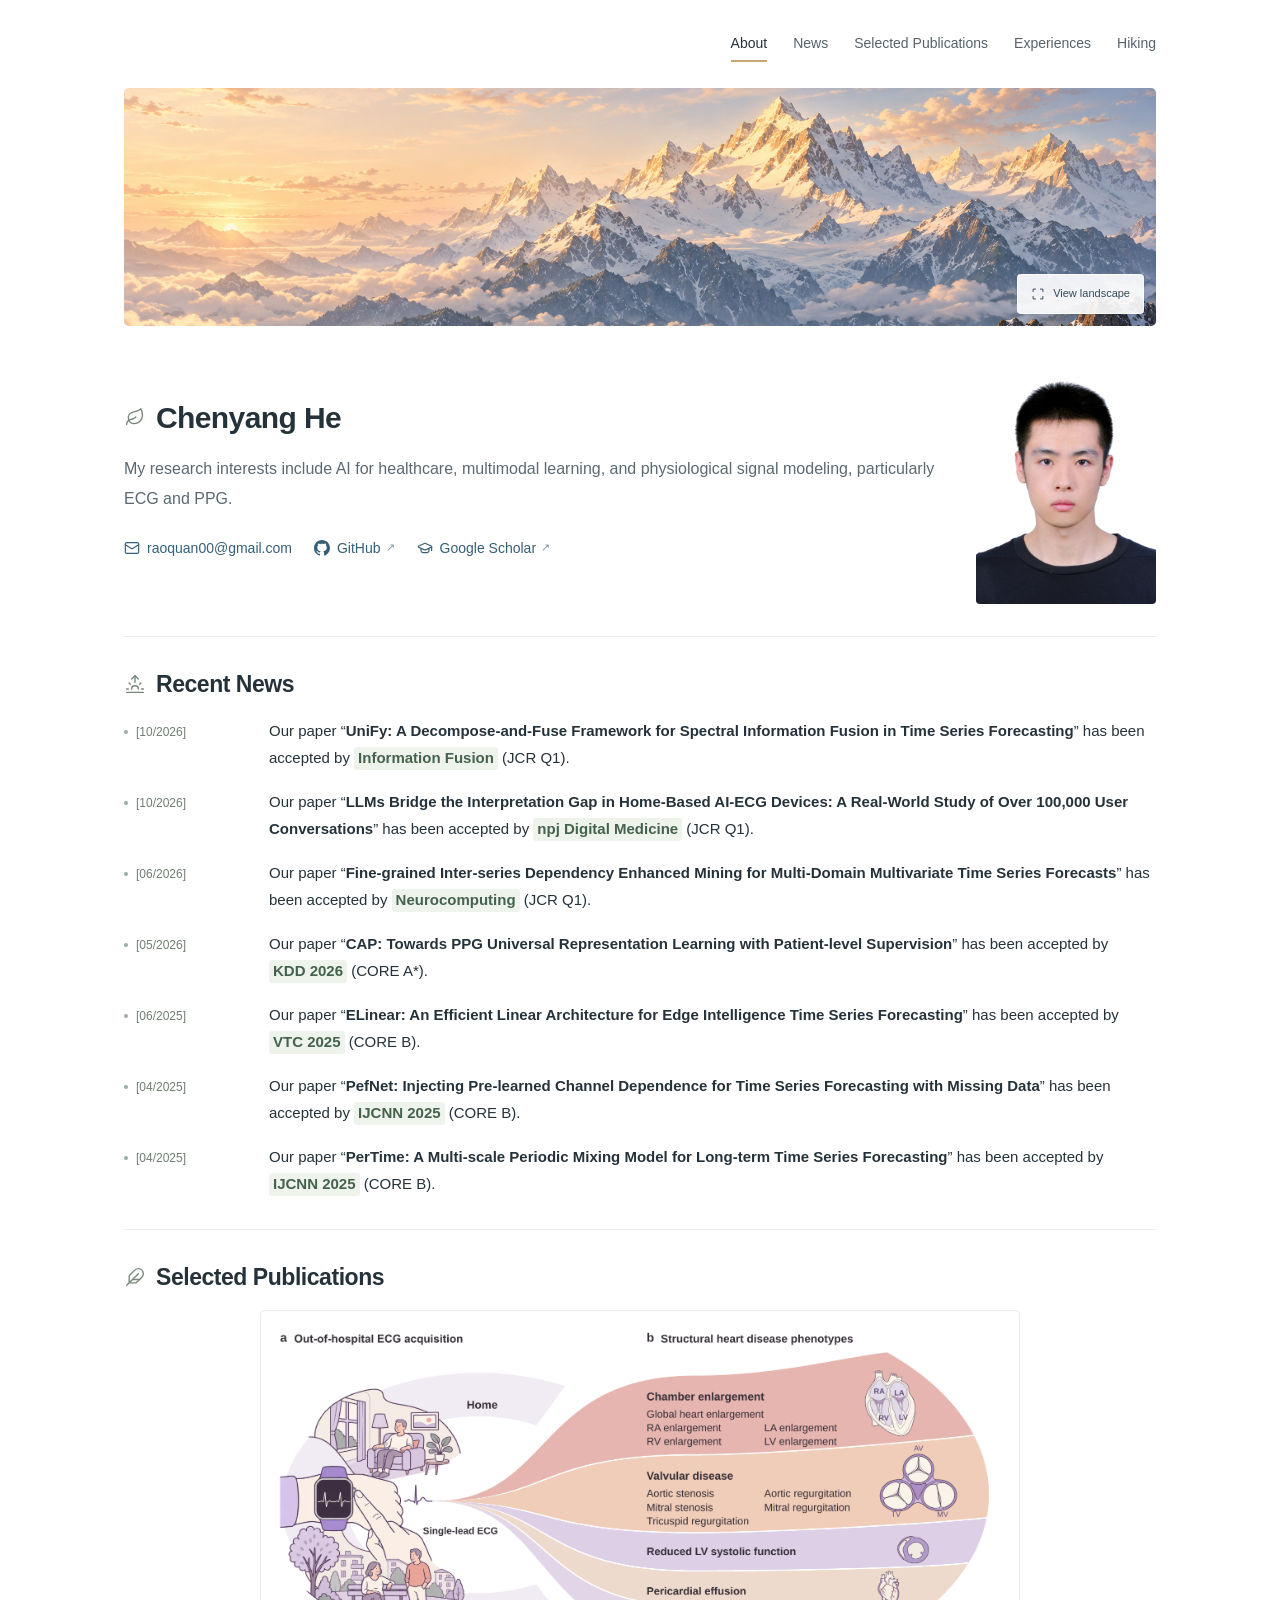
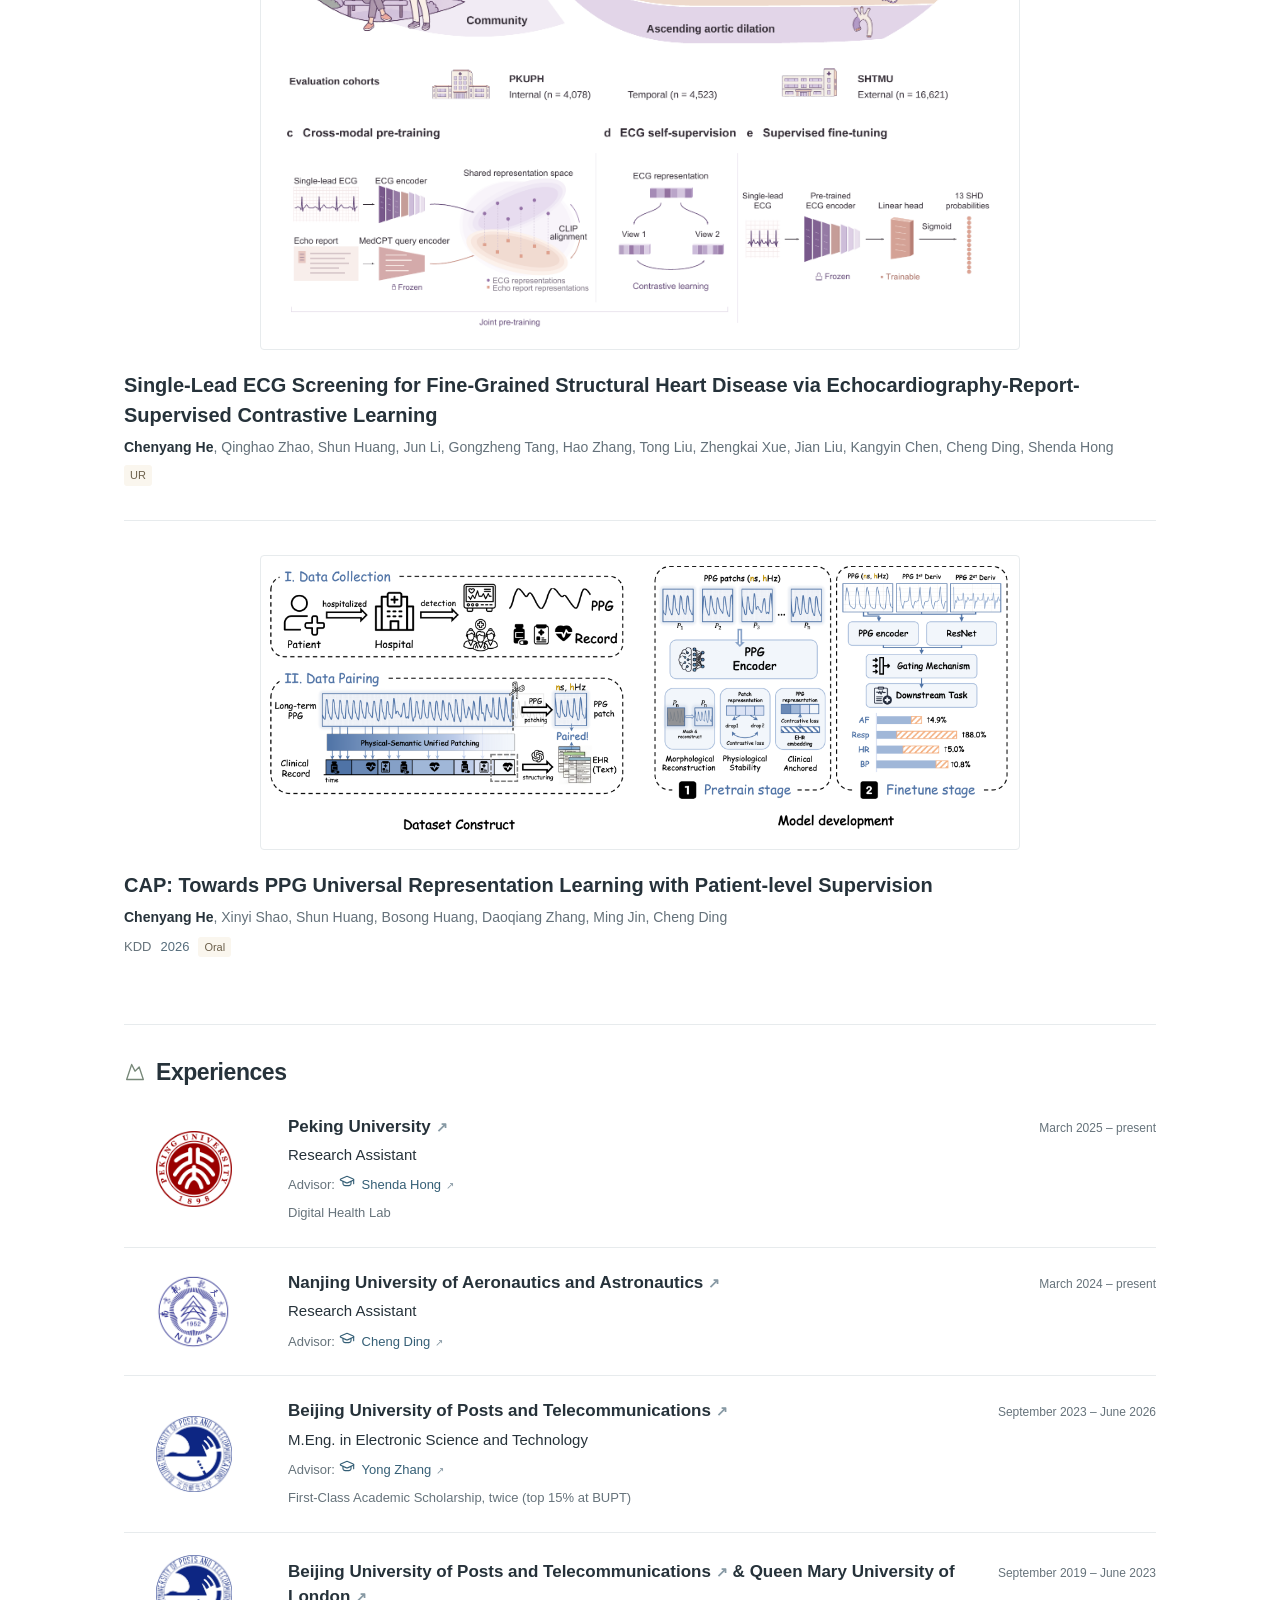
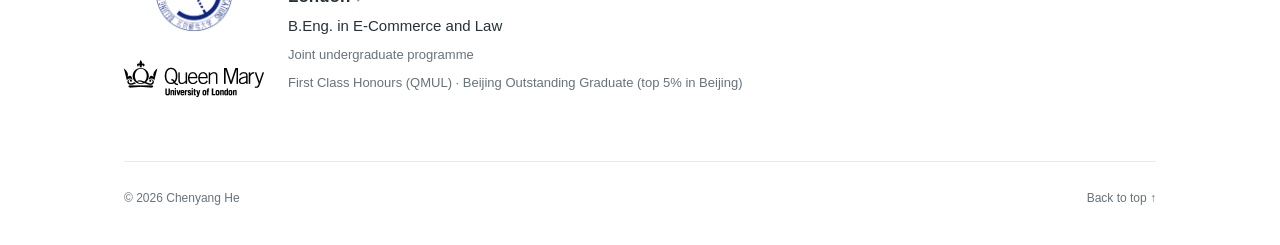
<file: index.html>
<!doctype html>
<html lang="en">
<head>
  <meta charset="utf-8">
  <meta name="viewport" content="width=device-width, initial-scale=1">
  <meta name="description" content="Chenyang He. Research interests: AI for healthcare, multimodal learning, and ECG/PPG modeling.">
  <meta name="theme-color" content="#ffffff">
  <title>Chenyang He · Academic Homepage</title>
  <link rel="icon" href="data:image/svg+xml,%3Csvg xmlns='http://www.w3.org/2000/svg' viewBox='0 0 64 64'%3E%3Crect width='64' height='64' rx='14' fill='%23354b57'/%3E%3Ctext x='32' y='43' font-family='serif' font-size='37' text-anchor='middle' fill='white'%3EH%3C/text%3E%3C/svg%3E">
  <link rel="stylesheet" href="styles.css">
  <script src="profile.js" defer></script>
  <script src="site.js" defer></script>
  <script src="visitors.js" defer></script>
</head>
<body id="top">
  <a class="skip-link" href="#main">Skip to content</a>
  <header class="topbar">
    <nav aria-label="Main navigation"><a href="#about">About</a><a href="#news">News</a><a href="#publications">Selected Publications</a><a href="#experiences">Experiences</a><a href="hiking.html">Hiking</a></nav>
  </header>
  <figure class="mountain-banner">
    <div class="banner-frame">
      <img id="hero-image" src="assets/alpenglow-anime.png" alt="An anime-style illustration of golden sunrise on snow-covered mountain peaks." fetchpriority="high" width="1774" height="887">
      <button id="landscape-open" class="landscape-open" type="button" aria-haspopup="dialog" hidden><svg viewBox="0 0 20 20" width="14" height="14" fill="none" stroke="currentColor" stroke-width="1.4" aria-hidden="true"><path d="M7 3H3v4m10-4h4v4M3 13v4h4m10-4v4h-4"/></svg><span>View landscape</span></button>
    </div>
    <figcaption hidden><svg class="caption-icon" viewBox="0 0 24 24" width="15" height="15" aria-hidden="true" focusable="false"><use href="assets/icons.svg#sunrise"/></svg><span id="hero-caption"></span></figcaption>
  </figure>
  <dialog id="landscape-dialog" aria-labelledby="landscape-title">
    <div class="landscape-toolbar"><h2 id="landscape-title">Landscape</h2><form method="dialog"><button class="landscape-close" aria-label="Close landscape" autofocus>Close <span aria-hidden="true">×</span></button></form></div>
    <img id="landscape-image" alt="">
    <p id="landscape-caption" hidden></p>
  </dialog>
  <dialog id="figure-dialog" aria-labelledby="figure-title" aria-describedby="figure-caption">
    <div class="landscape-toolbar"><h2 id="figure-title">Paper figure</h2><form method="dialog"><button class="landscape-close" aria-label="Close figure" autofocus>Close <span aria-hidden="true">×</span></button></form></div>
    <img id="figure-image" alt="">
    <p id="figure-caption"></p>
  </dialog>
  <div class="content-layout">
    <main id="main">
      <section id="about" class="about-section" aria-labelledby="about-title">
        <div class="about-layout">
          <div class="about-copy">
            <h1 id="about-title"><span class="section-icon" aria-hidden="true"><svg viewBox="0 0 24 24" width="20" height="20" focusable="false"><use href="assets/icons.svg#leaf"/></svg></span><span id="about-name">Chenyang He</span></h1>
            <div id="bio" class="bio"><p>My research interests include AI for healthcare, multimodal learning, and physiological signal modeling, particularly ECG and PPG.</p></div>
            <div class="about-contacts" aria-label="Contact and academic links">
              <div id="profile-links" class="profile-links"></div>
              <a id="cv-link" class="cv-link" hidden><svg class="inline-icon" viewBox="0 0 24 24" width="16" height="16" aria-hidden="true" focusable="false"><use href="assets/icons.svg#file-text"/></svg>Curriculum vitae</a>
            </div>
          </div>
          <div id="about-portrait" class="about-portrait" hidden><img id="portrait-image" width="480" height="640" alt="Portrait of Chenyang He" decoding="async"></div>
        </div>
      </section>
      <section id="news" class="content-section" aria-labelledby="news-title">
        <h2 id="news-title"><span class="section-icon" aria-hidden="true"><svg viewBox="0 0 24 24" width="20" height="20" focusable="false"><use href="assets/icons.svg#sunrise"/></svg></span>Recent News</h2>
        <ul id="news-list" class="news-list"></ul>
        <p id="news-empty" class="placeholder-text" hidden>Updates to be added.</p>
      </section>
      <section id="publications" class="content-section" aria-labelledby="publications-title">
        <h2 id="publications-title"><span class="section-icon" aria-hidden="true"><svg viewBox="0 0 24 24" width="20" height="20" focusable="false"><use href="assets/icons.svg#feather"/></svg></span>Selected Publications</h2>
        <div id="publication-list"><p class="placeholder-text">Selected publications to be added.</p></div>
      </section>
      <section id="experiences" class="content-section experiences-section" aria-labelledby="experiences-title">
        <h2 id="experiences-title"><span class="section-icon" aria-hidden="true"><svg viewBox="0 0 24 24" width="20" height="20" focusable="false"><use href="assets/icons.svg#mountain"/></svg></span>Experiences</h2>
        <div id="experience-list"></div>
      </section>
      <section id="visitors" class="visitors-section" aria-labelledby="visitors-title" hidden>
        <div class="visitors-heading">
          <div>
            <h2 id="visitors-title"><span class="section-icon" aria-hidden="true"><svg viewBox="0 0 24 24" width="20" height="20" fill="none" stroke="currentColor" stroke-width="1.4" stroke-linecap="round" stroke-linejoin="round"><circle cx="12" cy="12" r="9"/><ellipse cx="12" cy="12" rx="4" ry="9"/><path d="M3 12h18M5 6.5c4 2 10 2 14 0M5 17.5c4-2 10-2 14 0"/></svg></span>Visitors</h2>
            <p class="visitors-intro">A small window to the world.</p>
          </div>
          <span id="visitors-preview-label" class="visitors-preview-label">Local preview</span>
        </div>
        <div class="visitors-panel">
          <div id="visitors-placeholder" class="visitors-placeholder">
            <div class="visitors-summary">
              <p class="visitors-map-label">Around the world</p>
              <dl class="visitors-counts" aria-label="Visitor statistics are not connected">
                <div><dt>Page views</dt><dd aria-label="Not available">—</dd></div>
                <div><dt>Countries / regions</dt><dd aria-label="Not available">—</dd></div>
              </dl>
            </div>
            <img class="visitors-base-map" src="assets/visitor-world.svg" alt="World map. Visitor locations will appear when statistics are connected." width="900" height="400" loading="lazy" decoding="async">
          </div>
          <a id="visitors-live-link" class="visitors-live-link" target="_blank" rel="noopener noreferrer" aria-label="Open detailed visitor statistics" hidden></a>
          <div class="visitors-caption">
            <span class="visitors-map-key"><span aria-hidden="true"></span>Country / region distribution</span>
            <a id="visitors-details" target="_blank" rel="noopener noreferrer" hidden>View statistics <span aria-hidden="true">↗</span></a>
            <span id="visitors-status">Statistics not connected</span>
          </div>
        </div>
        <p id="visitors-note" class="visitors-note">Preview only · No visits are recorded locally.</p>
      </section>
    </main>
  </div>
  <footer><span>© <span id="year">2026</span> <span id="footer-name">Chenyang He</span></span><a href="#top">Back to top ↑</a></footer>
  <noscript><p class="noscript">Please enable JavaScript to view the latest profile, news, and publications.</p></noscript>
</body>
</html>
</file>
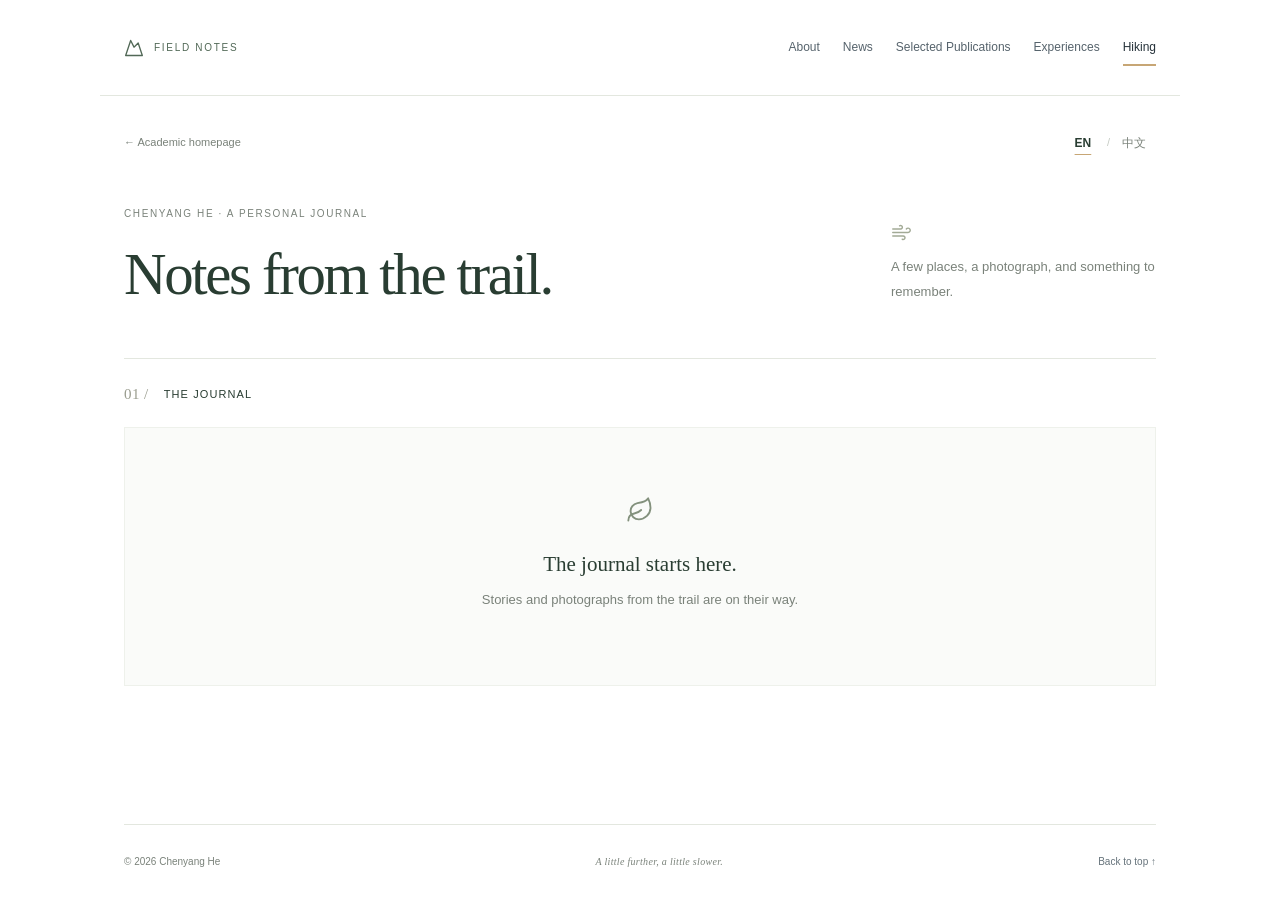
<file: hiking.html>
<!doctype html>
<html lang="en">
<head>
  <meta charset="utf-8">
  <meta name="viewport" content="width=device-width, initial-scale=1">
  <meta name="description" content="Chenyang He's hiking journal. Routes, photographs, and notes from the trail. 何晨阳的徒步记录。">
  <meta name="theme-color" content="#ffffff">
  <title>Hiking · Chenyang He</title>
  <link rel="icon" href="data:image/svg+xml,%3Csvg xmlns='http://www.w3.org/2000/svg' viewBox='0 0 64 64'%3E%3Crect width='64' height='64' rx='14' fill='%23354b57'/%3E%3Ctext x='32' y='43' font-family='serif' font-size='37' text-anchor='middle' fill='white'%3EH%3C/text%3E%3C/svg%3E">
  <link rel="stylesheet" href="styles.css">
  <link rel="stylesheet" href="hiking.css">
  <script src="hiking-data.js" defer></script>
  <script src="hiking-sample.js" defer></script>
  <script src="hiking.js" defer></script>
</head>
<body id="top" class="hiking-page">
  <a class="skip-link" href="#main" data-i18n="skip">Skip to content</a>
  <header class="topbar">
    <a class="journal-wordmark" href="hiking.html"><svg viewBox="0 0 24 24" width="20" height="20" aria-hidden="true"><use href="assets/icons.svg#mountain"/></svg><span>FIELD NOTES</span></a>
    <nav aria-label="Main navigation"><a href="index.html#about" data-i18n="about">About</a><a href="index.html#news" data-i18n="news">News</a><a href="index.html#publications" data-i18n="publications">Selected Publications</a><a href="index.html#experiences" data-i18n="experiences">Experiences</a><a href="hiking.html" aria-current="page" data-i18n="hiking">Hiking</a></nav>
  </header>
  <main id="main" class="hiking-main">
    <div class="journal-toolbar">
      <a class="journal-home" href="index.html" data-i18n="back">← Academic homepage</a>
      <div class="language-switch" role="group" aria-label="Language / 语言" hidden>
        <button type="button" data-language="en" lang="en" aria-pressed="true">EN</button>
        <span aria-hidden="true">/</span>
        <button type="button" data-language="zh" lang="zh-CN" aria-pressed="false">中文</button>
      </div>
    </div>
    <header class="journal-intro">
      <div class="journal-heading">
        <p class="journal-eyebrow" data-i18n="eyebrow">Chenyang He · A personal journal</p>
        <h1 data-i18n="title">Notes from the trail.</h1>
      </div>
      <div class="journal-intro-note"><svg viewBox="0 0 24 24" width="21" height="21" aria-hidden="true"><use href="assets/icons.svg#wind"/></svg><p class="journal-subtitle" data-i18n="subtitle">A few places, a photograph, and something to remember.</p></div>
    </header>
    <section class="trail-log" aria-labelledby="trail-log-title">
      <div class="trail-log-heading">
        <h2 id="trail-log-title"><span class="journal-index" aria-hidden="true">01 /</span><span data-i18n="log">The journal</span></h2>
        <p id="trail-count" hidden></p>
      </div>
      <div id="trail-list"></div>
      <div id="trail-empty" class="trail-empty">
        <svg viewBox="0 0 24 24" width="28" height="28" aria-hidden="true" focusable="false"><use href="assets/icons.svg#leaf"/></svg>
        <h3 data-i18n="emptyTitle">The journal starts here.</h3>
        <p data-i18n="emptyText">Stories and photographs from the trail are on their way.</p>
      </div>
    </section>
  </main>
  <dialog id="figure-dialog" aria-labelledby="figure-title">
    <div class="landscape-toolbar"><h2 id="figure-title" data-i18n="photo">Trail photograph</h2><form method="dialog"><button class="landscape-close" aria-label="Close photograph"><span data-i18n="close">Close</span><span aria-hidden="true">×</span></button></form></div>
    <img id="figure-image" alt="">
    <p id="figure-caption" hidden></p>
  </dialog>
  <footer><span>© <span id="year">2026</span> Chenyang He</span><span class="journal-footer-note" data-i18n="footerNote">A little further, a little slower.</span><a href="#top" data-i18n="top">Back to top ↑</a></footer>
  <noscript><p class="noscript">Enable JavaScript to read trail entries and switch languages. 请启用 JavaScript 查看徒步记录及切换语言。</p></noscript>
</body>
</html>
</file>
<file: styles.css>
:root {
  color-scheme: light;
  --ink: #26323a;
  --muted: #66737b;
  --link: #355f76;
  --line: #e7ebed;
  --gold: #c7a675;
  --header-offset: 108px;
  --serif: Georgia, 'Times New Roman', serif;
  --sans: -apple-system, BlinkMacSystemFont, 'Segoe UI', Arial, sans-serif;
}
* { box-sizing: border-box; }
html { scroll-behavior: smooth; scroll-padding-top: var(--header-offset); }
body { margin: 0; background: #fff; color: var(--ink); font-family: var(--sans); font-size: 16px; line-height: 1.75; -webkit-font-smoothing: antialiased; }
a { color: var(--link); text-decoration: none; text-underline-offset: 4px; transition: color .18s ease; }
a:hover { text-decoration: underline; }
a:focus-visible, button:focus-visible { outline: 2px solid var(--link); outline-offset: 4px; }
::selection { background: #f0e3cc; color: #26323a; }
button { font: inherit; cursor: pointer; }
p, h1, h2, h3, h4 { margin: 0; }
p, h1, h2, h3, h4, a { overflow-wrap: anywhere; }
[hidden] { display: none !important; }
.muted, .placeholder-text { color: var(--muted); }
.skip-link { position: fixed; top: -100px; left: 20px; background: white; padding: 12px; z-index: 50; }
.skip-link:focus { top: 8px; }
.topbar { max-width: 1080px; margin: auto; min-height: 88px; padding: 18px 24px; display: flex; justify-content: flex-end; align-items: center; gap: 24px; position: sticky; top: 0; z-index: 20; background: rgba(255,255,255,.97); border-bottom: 1px solid transparent; transition: border-color .2s ease, box-shadow .2s ease; }
.topbar.is-scrolled { border-color: var(--line); box-shadow: 0 8px 22px -22px #26323a; }
.topbar nav { display: flex; flex-wrap: wrap; gap: 0 26px; }
.topbar nav a { color: #56636c; font-size: 14px; min-height: 44px; display: flex; align-items: center; position: relative; }
.topbar nav a::after { content: ''; position: absolute; left: 0; right: 0; bottom: 4px; height: 2px; background: var(--gold); transform: scaleX(0); transform-origin: left; transition: transform .2s ease; }
.topbar nav a:hover, .topbar nav a:focus-visible, .topbar nav a[aria-current] { color: var(--ink); text-decoration: none; }
.topbar nav a:hover::after, .topbar nav a:focus-visible::after, .topbar nav a[aria-current]::after { transform: scaleX(1); }
.mountain-banner { max-width: 1032px; margin: 0 auto; }
.banner-frame { position: relative; overflow: hidden; border-radius: 5px; background: #f0f4f6; }
.mountain-banner img { display: block; width: 100%; height: 238px; object-fit: cover; object-position: center 15%; }
.mountain-banner figcaption { display: flex; align-items: center; justify-content: flex-end; gap: 6px; text-align: right; font-size: 11px; color: var(--muted); letter-spacing: .01em; padding: 8px 1px 0; }
.caption-icon { flex: 0 0 auto; color: #aa8960; }
.landscape-open { position: absolute; right: 12px; bottom: 12px; display: inline-flex; align-items: center; gap: 8px; min-height: 40px; padding: 8px 13px; border: 1px solid rgba(255,255,255,.7); border-radius: 4px; background: rgba(255,255,255,.9); color: #354b57; font-size: 11px; box-shadow: 0 2px 10px #26323a0a; transition: background .18s ease, transform .18s ease; }
.landscape-open:hover { background: white; transform: translateY(-1px); }
.landscape-open:focus-visible { outline-color: #26323a; outline-offset: -4px; }
#landscape-dialog, #figure-dialog { width: min(1120px, calc(100% - 40px)); max-width: none; max-height: calc(100dvh - 40px); padding: 0; border: 1px solid #ffffff80; border-radius: 8px; box-shadow: 0 24px 90px #10202940; color: var(--ink); background: white; overflow: auto; }
#landscape-dialog::backdrop, #figure-dialog::backdrop { background: rgba(18,29,37,.74); }
.landscape-toolbar { display: flex; align-items: center; justify-content: space-between; gap: 20px; padding: 9px 18px; }
.landscape-toolbar h2 { font-size: 14px; font-weight: 500; letter-spacing: 0; margin: 0; }
.landscape-close { min-height: 44px; border: 0; background: transparent; color: var(--ink); font-size: 13px; display: inline-flex; gap: 12px; align-items: center; padding: 5px; }
.landscape-close span { font-size: 23px; line-height: 1; }
#landscape-image { display: block; width: 100%; max-height: calc(100dvh - 190px); object-fit: contain; background: #f6f8f9; }
#figure-image { display: block; width: 100%; height: auto; max-height: calc(100dvh - 190px); object-fit: contain; background: #fff; }
#landscape-caption, #figure-caption { padding: 14px 18px; color: var(--muted); font-size: 12px; }
html:has(dialog[open]) { overflow: hidden; }
.content-layout { max-width: 1080px; margin: 0 auto; padding: 38px 24px 32px; }
.about-layout { display: grid; grid-template-columns: minmax(0, 1fr); align-items: center; gap: 40px; }
.about-layout:has(.about-portrait:not([hidden])) { grid-template-columns: minmax(0, 1fr) 180px; }
.about-copy { min-width: 0; }
.about-portrait { width: 180px; }
.about-portrait img { display: block; width: 100%; height: auto; border-radius: 4px; }
.about-contacts { display: flex; flex-wrap: wrap; gap: 0 22px; margin-top: 13px; }
.profile-links { display: flex; flex-wrap: wrap; gap: 0 22px; }
.profile-links a { display: inline-flex; align-items: center; min-height: 44px; font-size: 14px; }
.inline-icon { flex: 0 0 auto; margin-right: 7px; color: currentColor; }
.external-mark { font-size: .8em; color: #8799a4; margin-left: 5px; transition: color .18s ease, transform .18s ease; }
a:hover .external-mark { color: var(--link); transform: translate(1px, -1px); }
.cv-link { display: inline-flex; align-items: center; min-height: 44px; font-size: 14px; }
h2 { font-size: 23px; font-weight: 600; line-height: 1.4; letter-spacing: -.02em; margin-bottom: 17px; }
main section > h2, .about-copy > h1 { display: flex; align-items: center; gap: 10px; }
.about-copy > h1 { font-size: 30px; font-weight: 600; line-height: 1.3; letter-spacing: -.02em; margin-bottom: 17px; }
.section-icon { display: inline-flex; justify-content: center; align-items: center; flex: 0 0 22px; width: 22px; height: 26px; color: #778879; }
.section-icon svg { display: block; }
h3 { font-size: 16px; font-weight: 600; line-height: 1.5; }
.bio { line-height: 1.85; }
.bio p + p { margin-top: 14px; }
.bio:has(p:only-child) { color: #5c6972; }
.about-section, .content-section { padding-bottom: 32px; border-bottom: 1px solid var(--line); margin-bottom: 31px; }
.content-section > div > .placeholder-text { font-size: 15px; }
.news-list { list-style: none; margin: 0; padding: 0; }
.news-entry { display: grid; grid-template-columns: 130px minmax(0, 1fr); gap: 15px; align-items: baseline; }
.news-entry + .news-entry { margin-top: 17px; }
.news-date { font-size: 12px; color: #6f7e72; font-variant-numeric: tabular-nums; white-space: nowrap; }
.news-date::before { content: ''; display: inline-block; width: 4px; height: 4px; border-radius: 50%; background: #9cae9c; margin: 0 8px 2px 0; }
.news-text { font-size: 15px; line-height: 1.8; }
.news-paper-title { color: var(--ink); font-weight: 600; }
.news-venue { display: inline-block; max-width: 100%; color: #44624c; background: #eef3ec; font-weight: 600; line-height: 1.5; padding: 0 4px; border-radius: 3px; }
.news-status { display: inline-block; vertical-align: baseline; margin-left: 3px; }
.news-links { display: flex; flex-wrap: wrap; gap: 6px 16px; margin-top: 3px; }
.news-links a { display: inline-flex; align-items: center; min-height: 28px; font-size: 13px; }
#experience-list.has-joint-institution { --experience-logo-column: 140px; }
.experience-entry { display: grid; grid-template-columns: var(--experience-logo-column, 76px) minmax(0, 1fr); gap: 24px; align-items: center; padding: 22px 0; }
.experience-entry:first-child { padding-top: 8px; }
.experience-entry + .experience-entry { border-top: 1px solid var(--line); }
.experience-logos { display: flex; flex-direction: column; align-items: center; gap: 28px; }
.experience-logo { width: 76px; height: 76px; display: flex; align-items: center; justify-content: center; }
.experience-logo--wide { width: 140px; height: 40px; }
.experience-logo img { display: block; width: 100%; height: 100%; object-fit: contain; }
.experience-content { min-width: 0; }
.experience-header { display: flex; flex-wrap: wrap; gap: 3px 20px; align-items: baseline; justify-content: space-between; }
.experience-header h3 { font-size: 17px; flex: 1 1 420px; }
.experience-header h3 a { color: inherit; }
.experience-period { font-size: 12px; color: var(--muted); white-space: nowrap; font-variant-numeric: tabular-nums; }
.experience-role { font-size: 15px; margin-top: 3px; }
.experience-detail { font-size: 13px; color: var(--muted); margin-top: 5px; }
.content-section.experiences-section { border-bottom: 0; margin-bottom: 0; padding-bottom: 0; }
.visitors-section { margin-top: 40px; padding-top: 32px; border-top: 1px solid var(--line); }
.visitors-heading { display: flex; align-items: center; justify-content: space-between; gap: 20px; margin-bottom: 22px; }
.visitors-heading h2 { display: flex; align-items: center; gap: 10px; margin-bottom: 5px; }
.visitors-intro { margin-left: 32px; color: var(--muted); font-size: 13px; }
.visitors-preview-label { padding: 4px 9px; border: 1px solid #e5e9e1; border-radius: 3px; color: #788270; font-size: 10px; letter-spacing: .03em; white-space: nowrap; }
.visitors-panel { border: 1px solid #e5ebe3; border-radius: 5px; padding: 25px 30px 0; }
.visitors-summary { display: flex; align-items: center; justify-content: space-between; gap: 20px; }
.visitors-map-label { color: #7b897b; font-size: 10px; letter-spacing: .13em; text-transform: uppercase; }
.visitors-counts { display: flex; gap: 28px; margin: 0; }
.visitors-counts > div { display: flex; align-items: center; gap: 10px; }
.visitors-counts dt { color: var(--muted); font-size: 11px; }
.visitors-counts dd { margin: 0; color: #71816e; font-size: 21px; font-weight: 500; line-height: 1.2; }
.visitors-base-map { display: block; width: min(100%, 620px); height: auto; margin: 18px auto 12px; }
.visitors-live-link { display: block; max-width: 620px; margin: 0 auto 20px; }
.visitors-live-link img { display: block; max-width: 100%; height: auto; margin: auto; }
.visitors-caption { display: flex; align-items: center; justify-content: space-between; flex-wrap: wrap; gap: 8px 20px; border-top: 1px solid #edf0eb; padding: 13px 0; color: #788175; font-size: 10px; }
.visitors-map-key { display: inline-flex; align-items: center; gap: 7px; }
.visitors-map-key > span { width: 5px; height: 5px; border: 1px solid #8f9f87; border-radius: 50%; }
.visitors-caption a { color: #596f58; }
.visitors-note { color: #7e877b; font-size: 10px; margin-top: 10px; text-align: right; }
.publication { padding: 34px 0; }
.publication:first-child { padding-top: 0; }
.publication + .publication { border-top: 1px solid var(--line); }
.publication-content { margin-top: 20px; }
.publication-title { font-size: 20px; font-weight: 600; line-height: 1.5; }
.publication-visual { width: 100%; border-radius: 4px; background: #fff; }
.publication-visual img { display: block; width: 100%; height: auto; }
.publication-figure { display: block; width: 760px; max-width: 100%; margin-inline: auto; padding: 8px; border: 1px solid var(--line); border-radius: 4px; background: #fff; cursor: zoom-in; transition: border-color .18s ease, box-shadow .18s ease; }
.publication-figure:hover { border-color: #bdcbbf; box-shadow: 0 3px 12px #26323a0a; }
.publication-visual.is-placeholder { aspect-ratio: 5 / 2; display: flex; flex-direction: column; align-items: center; justify-content: center; gap: 9px; border: 1px dashed #dce3de; background: #fcfdfb; color: #728276; font-size: 12px; }
.publication-visual .inline-icon { width: 23px; height: 23px; margin: 0; color: #87988a; }
.authors { font-size: 14px; color: #64717a; margin-top: 5px; }
.authors strong { font-weight: 600; color: var(--ink); }
.publication-meta { font-size: 13px; color: var(--muted); margin-top: 6px; display: flex; flex-wrap: wrap; align-items: center; gap: 5px 9px; }
.publication-year { font-variant-numeric: tabular-nums; color: #566d7c; font-weight: 500; }
.publication-status { font-size: 11px; line-height: 1.5; color: #6c604b; background: #faf6ee; padding: 2px 6px; border-radius: 3px; }
.item-links { display: flex; flex-wrap: wrap; gap: 14px; margin-top: 4px; }
.item-links a { font-size: 12px; display: flex; align-items: center; min-height: 36px; padding: 3px 10px; border: 1px solid var(--line); border-radius: 4px; transition: border-color .18s ease, background .18s ease; }
.item-links a:hover { background: #f7fafb; border-color: #b9cbd4; text-decoration: none; }
.item-links:has(a) { margin-top: 12px; }
footer { max-width: 1032px; margin: 8px auto 0; border-top: 1px solid var(--line); padding: 15px 0 24px; display: flex; justify-content: space-between; align-items: center; gap: 20px; color: var(--muted); font-size: 12px; }
footer a { color: var(--muted); display: flex; align-items: center; min-height: 44px; }
.noscript { max-width: 1032px; margin: auto; padding: 20px; }
@media (max-width: 1080px) {
  .mountain-banner, footer { margin-left: 24px; margin-right: 24px; }
}
@media (max-width: 700px) {
  .visitors-panel { padding: 19px 20px 0; }
  .visitors-summary { align-items: flex-start; }
  .visitors-counts { gap: 16px; }
  .topbar { min-height: 76px; gap: 16px; }
  .topbar nav { gap: 17px; }
  .topbar nav a { font-size: 12px; }
  .mountain-banner img { height: 190px; }
  .mountain-banner figcaption { font-size: 11px; }
  .content-layout { padding-top: 27px; }
  h2 { font-size: 22px; }
  .about-copy > h1 { font-size: 27px; }
  .experience-entry { grid-template-columns: 56px minmax(0, 1fr); gap: 16px; }
  .experience-entry--joint { grid-template-columns: minmax(0, 1fr); }
  .experience-logo { width: 56px; height: 56px; }
  .experience-logo--wide { width: 140px; height: 40px; }
  .experience-header h3 { font-size: 15px; }
  .experience-role { font-size: 14px; }
  .publication-title { font-size: 18px; }
  .about-section, .content-section { margin-bottom: 27px; padding-bottom: 27px; }
}
@media (max-width: 540px) {
  .visitors-heading { align-items: flex-start; gap: 12px; }
  .visitors-section { margin-top: 32px; padding-top: 27px; }
  .visitors-panel { padding: 18px 15px 0; }
  .visitors-summary { flex-direction: column; gap: 14px; }
  .visitors-counts { width: 100%; justify-content: space-between; gap: 12px; }
  .visitors-counts > div { gap: 8px; }
  .visitors-counts dt { font-size: 10px; }
  .visitors-base-map { margin: 20px auto; }
  .visitors-note { text-align: left; }
  :root { --header-offset: 120px; }
  .about-layout, .about-layout:has(.about-portrait:not([hidden])) { grid-template-columns: minmax(0, 1fr); gap: 24px; }
  .about-portrait { grid-row: 1; width: 138px; }
  .topbar { flex-direction: column; align-items: flex-start; gap: 0; }
  .topbar nav { width: 100%; justify-content: flex-start; gap: 0 16px; }
  .news-entry { grid-template-columns: minmax(0, 1fr); gap: 2px; }
  .news-entry + .news-entry { margin-top: 20px; }
  .publication-content { margin-top: 15px; }
  .publication-figure { padding: 4px; }
}
@media (max-width: 480px) {
  :root { --header-offset: 120px; }
  .topbar { flex-direction: column; align-items: flex-start; gap: 0; padding: 16px 22px 7px; }
  .topbar nav { width: 100%; justify-content: flex-start; }
  .topbar nav a { font-size: 13px; }
  .mountain-banner { margin-left: 22px; margin-right: 22px; }
  .mountain-banner img { height: 150px; object-position: 62% 46%; }
  .landscape-open { right: 8px; bottom: 8px; min-height: 36px; padding: 5px 9px; font-size: 10px; gap: 5px; }
  .content-layout { padding-left: 22px; padding-right: 22px; }
  footer { margin-left: 22px; margin-right: 22px; font-size: 11px; }
}
@media (prefers-reduced-motion: reduce) { html { scroll-behavior: auto; } *, *::before, *::after { transition: none !important; animation: none !important; } }
@media print {
  .visitors-section { display: none; }
  .topbar, .mountain-banner, footer, .skip-link, dialog { display: none; }
  .content-layout { display: block; padding: 0; }
  .publication, .experience-entry { break-inside: avoid; }
  a { color: inherit; }
}
</file>
<file: hiking.css>
.hiking-page {
  --trail-green: #526957;
  --trail-ink: #293d32;
  --trail-muted: #7a827a;
  --trail-line: #e3e7df;
  --journal-serif: Georgia, 'Songti SC', 'STSong', 'Noto Serif CJK SC', serif;
  color: var(--trail-ink);
}
.hiking-page .topbar { justify-content: space-between; min-height: 96px; border-bottom: 1px solid var(--trail-line); }
.journal-wordmark { display: inline-flex; align-items: center; gap: 10px; color: var(--trail-green); white-space: nowrap; font-size: 10px; letter-spacing: .17em; min-height: 44px; }
.journal-wordmark:hover { text-decoration: none; }
.hiking-page .topbar nav { gap: 0 23px; }
.hiking-page .topbar nav a { font-size: 12px; }
.hiking-main { max-width: 1080px; margin: 0 auto; padding: 25px 24px 70px; min-height: calc(100svh - 180px); }
.journal-toolbar { display: flex; align-items: center; justify-content: space-between; gap: 20px; }
.journal-home { font-size: 11px; color: var(--trail-muted); min-height: 44px; display: inline-flex; align-items: center; }
.language-switch { display: flex; align-items: center; gap: 2px; color: #c5cbc3; font-size: 11px; }
.language-switch button { border: 0; background: transparent; color: var(--trail-muted); padding: 7px; min-height: 44px; min-width: 44px; font-size: 12px; }
.language-switch button[aria-pressed="true"] { color: var(--trail-ink); font-weight: 600; text-decoration: underline; text-underline-offset: 7px; text-decoration-color: var(--gold); }
.journal-intro { display: grid; grid-template-columns: minmax(0, 1fr) 265px; align-items: end; gap: 52px; padding: 40px 0 50px; border-bottom: 1px solid var(--trail-line); }
.journal-eyebrow { font-size: 10px; letter-spacing: .16em; text-transform: uppercase; color: var(--trail-muted); margin-bottom: 18px; }
.journal-heading h1 { font-family: var(--journal-serif); font-size: clamp(38px, 4.6vw, 59px); line-height: 1.15; font-weight: 400; letter-spacing: -.04em; }
.journal-intro-note { padding-bottom: 4px; }
.journal-intro-note > svg { display: block; color: #a2aa96; margin-bottom: 11px; }
.journal-subtitle { color: var(--trail-muted); font-size: 13px; line-height: 1.95; }
.trail-log { margin-top: 25px; }
.trail-log-heading { display: flex; align-items: center; justify-content: space-between; gap: 24px; padding-bottom: 22px; }
.trail-log-heading h2 { display: flex; align-items: center; gap: 15px; margin: 0; font-size: 11px; font-weight: 500; letter-spacing: .1em; text-transform: uppercase; }
.journal-index { font-family: var(--journal-serif); font-size: 15px; color: #9a9d8f; letter-spacing: .03em; }
#trail-count { color: var(--trail-muted); font-size: 11px; letter-spacing: .03em; }
.trail-empty { padding: 68px 24px 74px; text-align: center; background: #fafbf9; border: 1px solid #eef1eb; }
.trail-empty > svg { color: #83917d; margin-bottom: 16px; }
.trail-empty h3 { font-family: var(--journal-serif); font-size: 21px; font-weight: 400; }
.trail-empty p { margin-top: 8px; font-size: 13px; color: var(--trail-muted); }
.trail-entry { padding-top: 22px; padding-bottom: 52px; border-bottom: 1px solid var(--trail-line); }
.trail-entry + .trail-entry { margin-top: 34px; }
.trail-entry:last-child { border-bottom: 0; padding-bottom: 0; }
.trail-entry-header { display: grid; grid-template-columns: 82px minmax(0, 1fr) auto; align-items: center; gap: 28px; margin-bottom: 28px; }
.trail-date { display: flex; flex-direction: column; justify-content: center; text-align: center; padding-right: 28px; border-right: 1px solid var(--trail-line); font-variant-numeric: tabular-nums; }
.trail-date-month { font-size: 10px; color: var(--trail-green); letter-spacing: .12em; text-transform: uppercase; }
.trail-date-day { font-family: var(--journal-serif); font-size: 34px; line-height: 1.3; font-weight: 400; }
.trail-date-year { color: var(--trail-muted); font-size: 10px; letter-spacing: .13em; }
.trail-entry h3 { font-family: var(--journal-serif); font-size: clamp(25px, 3vw, 34px); font-weight: 400; line-height: 1.4; letter-spacing: -.02em; }
.trail-location { display: flex; align-items: center; gap: 7px; color: var(--trail-muted); font-size: 11px; margin-top: 10px; letter-spacing: .025em; }
.trail-location svg { flex: 0 0 auto; }
.sample-label { align-self: start; font-size: 10px; color: #87704d; border: 1px solid #e6dfd2; padding: 3px 9px; white-space: nowrap; }
.trail-cover { margin: 0; }
.trail-photo-button { display: block; position: relative; width: 100%; border: 0; padding: 0; background: #f0f2ed; color: white; overflow: hidden; }
.trail-photo img { display: block; width: 100%; height: auto; }
.photo-expand { position: absolute; bottom: 16px; right: 16px; display: inline-flex; align-items: center; gap: 8px; padding: 6px 10px; background: #223b31ba; color: #fff; font-size: 10px; border: 1px solid #ffffff40; opacity: 0; transform: translateY(3px); transition: opacity .2s, transform .2s; }
.trail-photo-button:hover .photo-expand, .trail-photo-button:focus-visible .photo-expand { opacity: 1; transform: translateY(0); }
.trail-photo figcaption { display: flex; justify-content: space-between; align-items: baseline; flex-wrap: wrap; gap: 6px 18px; color: var(--trail-muted); font-size: 10px; margin-top: 12px; letter-spacing: .03em; }
.photo-caption-text { display: inline-flex; align-items: baseline; gap: 12px; }
.photo-caption-index { color: #9a9d8f; font-size: 9px; letter-spacing: .12em; }
.photo-sample-note { color: #8d826e; }
.trail-body { margin-top: 41px; }
.trail-body.has-map { display: grid; grid-template-columns: minmax(0, 1fr) 332px; gap: 64px; align-items: start; }
.trail-note-heading, .map-heading { font-size: 10px; font-weight: 500; text-transform: uppercase; letter-spacing: .14em; color: var(--trail-muted); margin-bottom: 18px; }
.trail-notes { max-width: 680px; font-size: 14px; line-height: 2; color: #657267; }
.trail-notes p:first-of-type { font-family: var(--journal-serif); font-size: 21px; line-height: 1.8; color: var(--trail-ink); margin-bottom: 17px; }
.trail-notes p + p { margin-top: 15px; }
.trail-note-end { margin-top: 25px; color: #96a38e; }
.trail-map { padding-left: 24px; border-left: 1px solid var(--trail-line); }
.trail-map:only-child { grid-column: 1 / -1; max-width: 520px; width: 100%; }
.map-heading { display: flex; align-items: center; justify-content: space-between; gap: 12px; margin-bottom: 12px; }
.map-heading svg { color: #91a187; }
.trail-map-frame { position: relative; background: #f5f6ef; overflow: hidden; }
.trail-map iframe { display: block; width: 100%; height: 215px; border: 0; background: #f5f6ef; }
.trail-map-image { display: block; width: 100%; height: auto; }
.trail-coordinates { font-size: 10px; color: var(--trail-green); font-variant-numeric: tabular-nums; letter-spacing: .06em; margin-top: 13px; }
.trail-map-link { display: inline-flex; align-items: center; min-height: 38px; font-size: 11px; color: var(--trail-green); }
.trail-map-note { margin-top: 5px; color: #92988c; font-size: 10px; }
.hiking-page footer { border-top-color: var(--trail-line); color: var(--trail-muted); font-size: 10px; }
.journal-footer-note { font-family: var(--journal-serif); font-style: italic; letter-spacing: .03em; }
html[lang="zh-CN"] .journal-heading h1 { font-size: 56px; letter-spacing: .12em; }
html[lang="zh-CN"] .journal-eyebrow { letter-spacing: .2em; }
html[lang="zh-CN"] .trail-entry h3 { letter-spacing: .055em; }
@media (hover: none) { .photo-expand { opacity: 1; transform: none; } }
@media (max-width: 800px) {
  .hiking-page .topbar { flex-wrap: wrap; gap: 0 24px; }
  .hiking-page .topbar nav { margin-left: auto; }
  .journal-intro { grid-template-columns: minmax(0, 1fr) 200px; gap: 30px; }
  .trail-body.has-map { grid-template-columns: minmax(0, 1fr) 270px; gap: 28px; }
  .trail-map { padding-left: 18px; }
}
@media (max-width: 600px) {
  .hiking-page .topbar { min-height: 0; align-items: flex-start; padding-top: 8px; padding-bottom: 8px; }
  .journal-wordmark { min-height: 34px; }
  .hiking-page .topbar nav { margin-left: 0; gap: 0 15px; width: 100%; }
  .hiking-page .topbar nav a { font-size: 11px; min-height: 38px; }
  .hiking-main { padding-top: 15px; padding-bottom: 40px; }
  .journal-intro { grid-template-columns: 1fr; gap: 22px; padding: 29px 0 31px; }
  .journal-intro-note { display: flex; align-items: start; gap: 12px; max-width: 330px; }
  .journal-intro-note > svg { margin-top: 3px; flex: 0 0 auto; }
  .journal-subtitle { font-size: 12px; }
  .journal-heading h1 { font-size: 40px; }
  html[lang="zh-CN"] .journal-heading h1 { font-size: 44px; }
  .trail-log { margin-top: 21px; }
  .trail-entry { padding-top: 12px; }
  .trail-entry-header { grid-template-columns: 54px minmax(0, 1fr); gap: 17px; margin-bottom: 22px; }
  .trail-date { padding-right: 16px; }
  .trail-date-day { font-size: 29px; }
  .trail-entry h3 { font-size: 25px; }
  .sample-label { grid-column: 2; justify-self: start; margin-top: -6px; }
  .trail-location { font-size: 10px; }
  .trail-body.has-map { grid-template-columns: 1fr; gap: 34px; }
  .trail-body { margin-top: 30px; }
  .trail-notes p:first-of-type { font-size: 20px; }
  .trail-map { padding-left: 0; padding-top: 25px; border-left: 0; border-top: 1px solid var(--trail-line); }
  .trail-map iframe { height: 230px; }
  .journal-footer-note { display: none; }
  .photo-expand { right: 9px; bottom: 9px; }
}
@media (max-width: 480px) { .hiking-main { padding-left: 22px; padding-right: 22px; } }
@media print {
  .journal-toolbar, .sample-label, .photo-expand { display: none; }
  .hiking-main { padding: 0; }
  .trail-entry { break-inside: avoid; }
}
.trail-entry-header.is-undated { grid-template-columns: minmax(0, 1fr) auto; }
.journal-subtitle { white-space: pre-line; }
@media (max-width: 600px) {
  html:has(.hiking-page) { --header-offset: 144px; }
}
</file>
